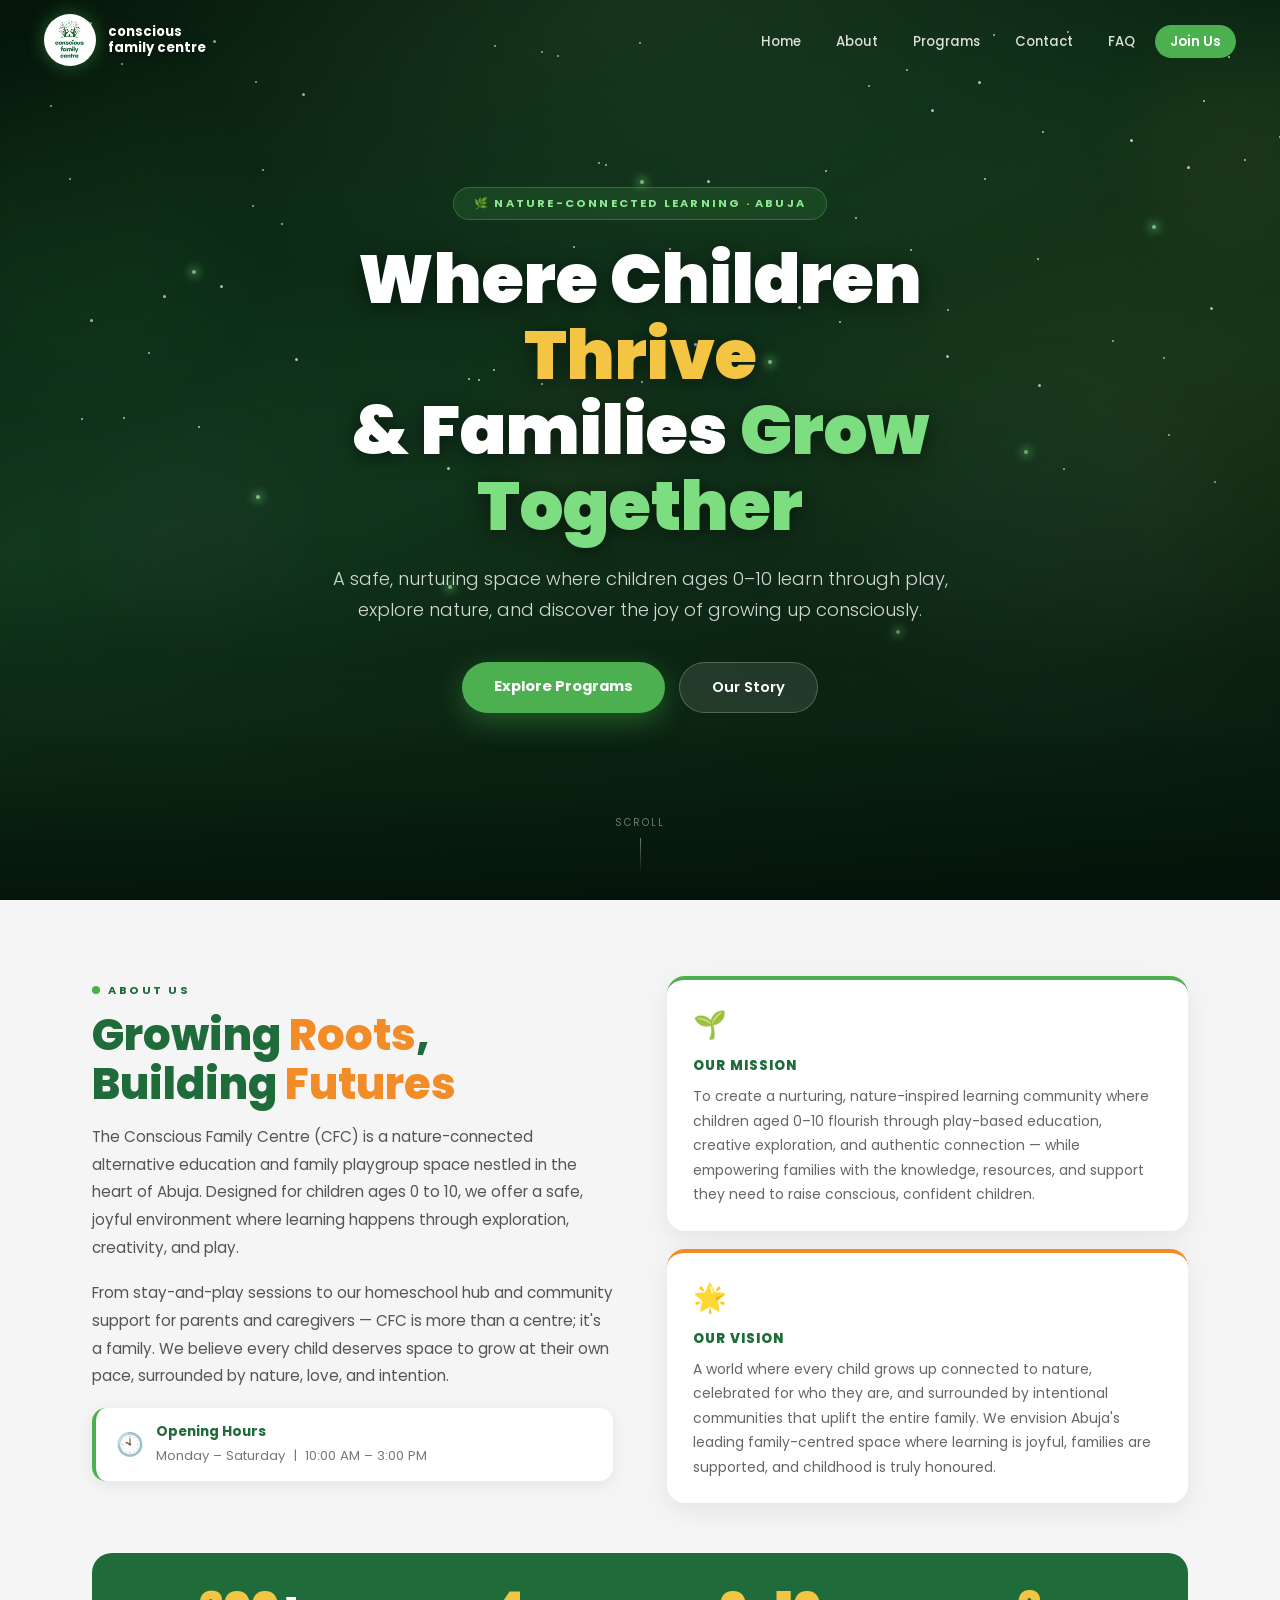
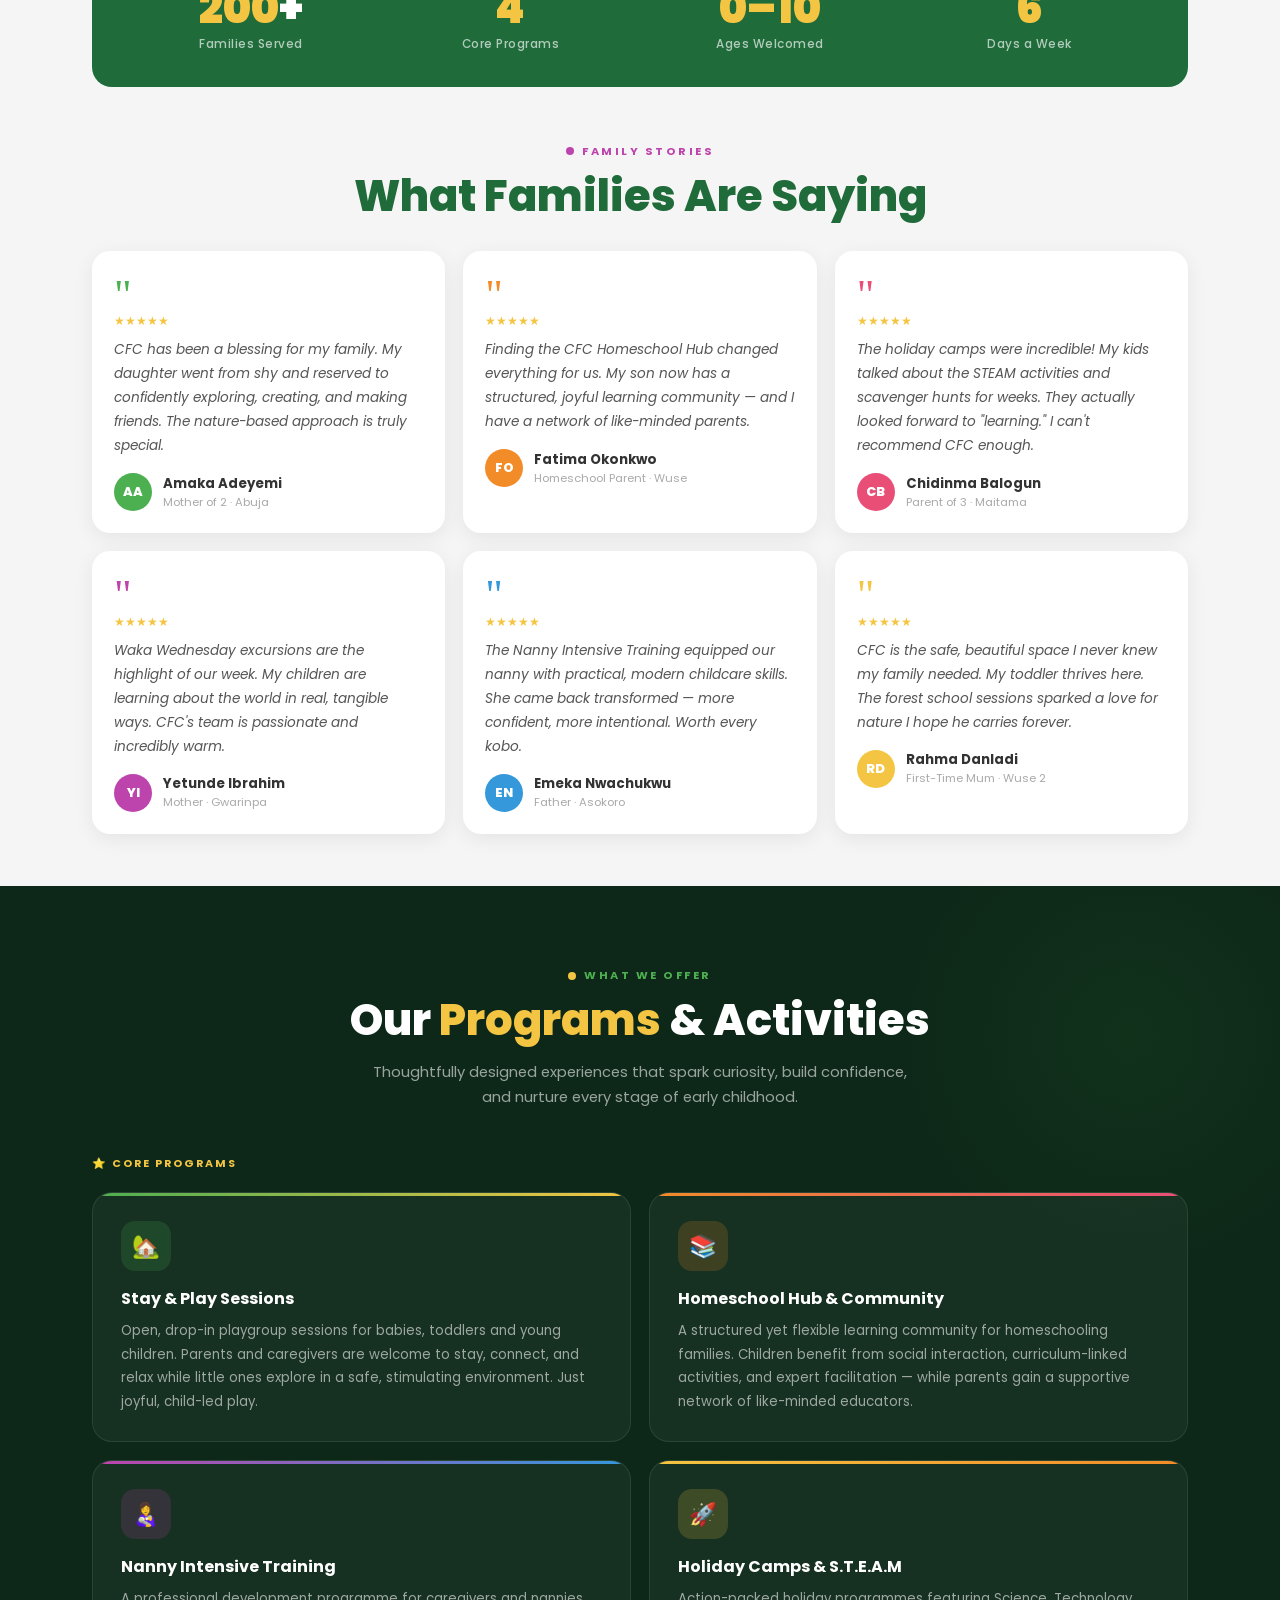
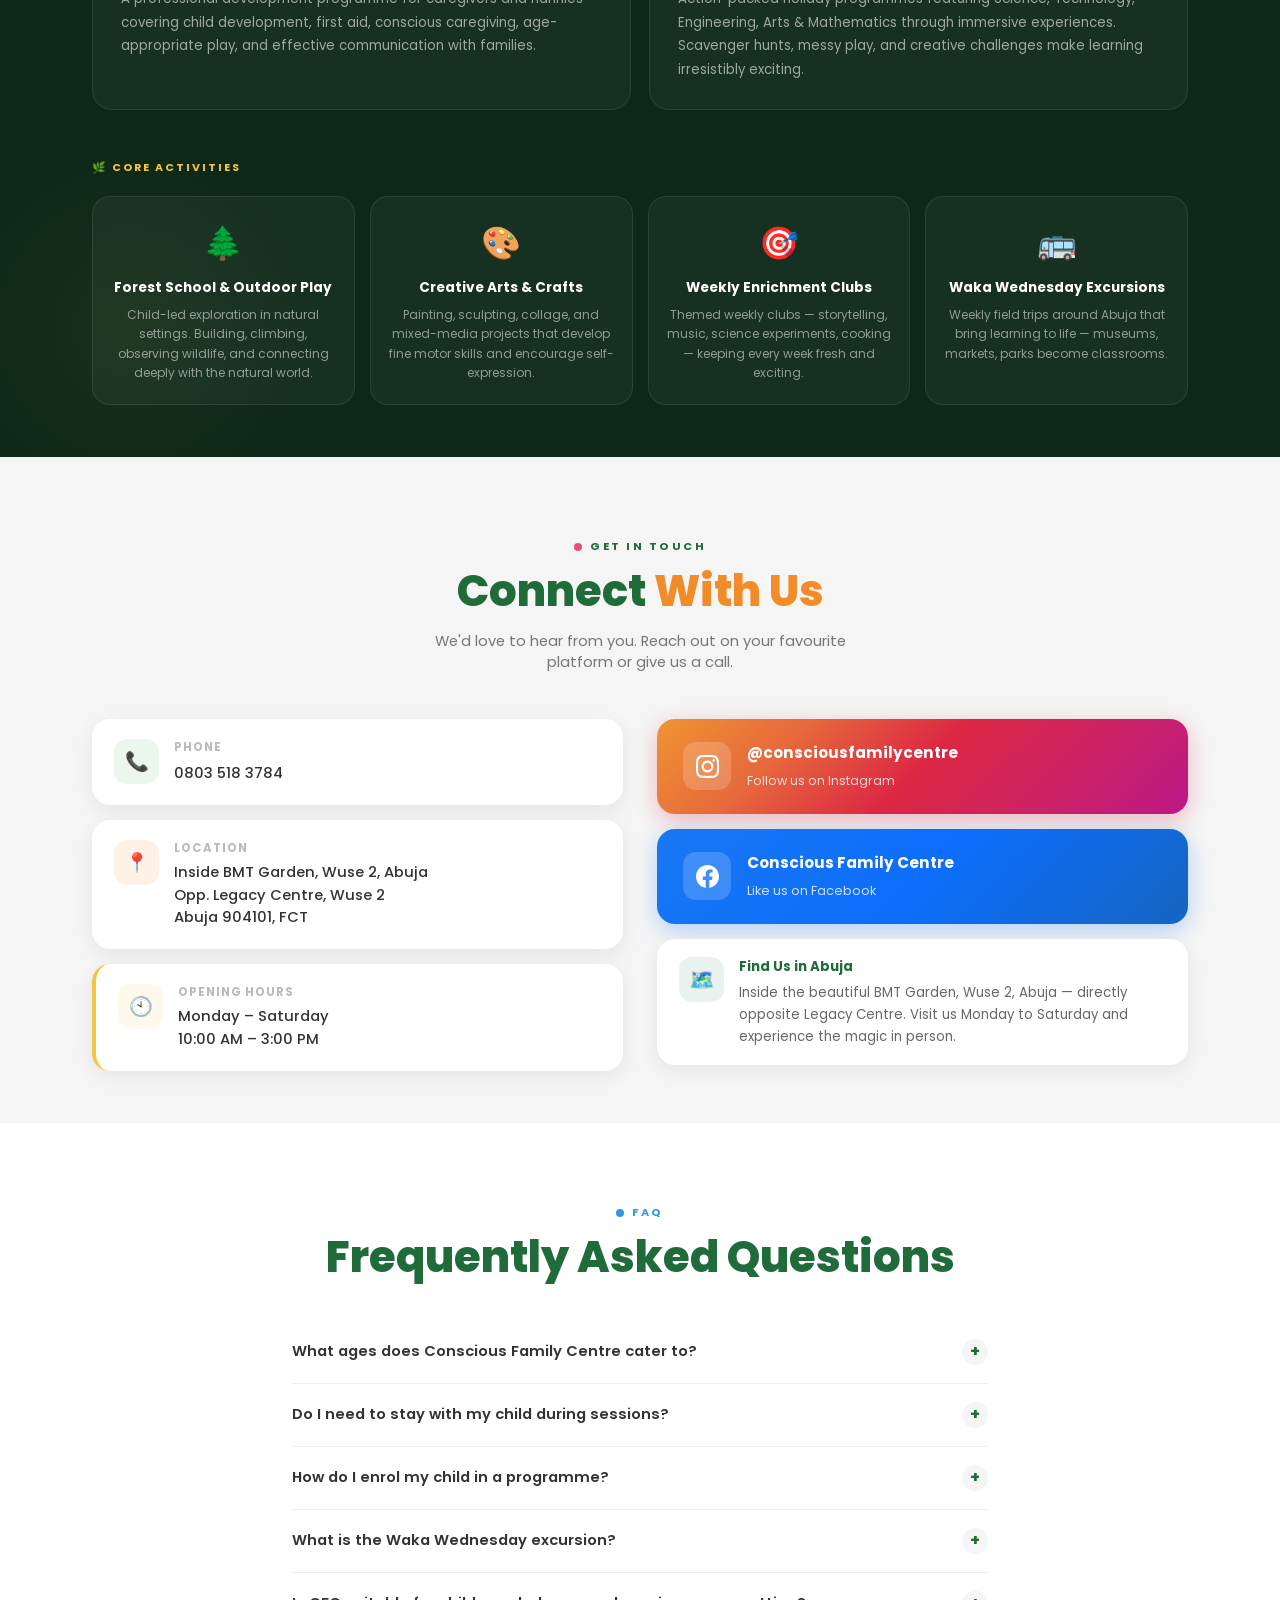
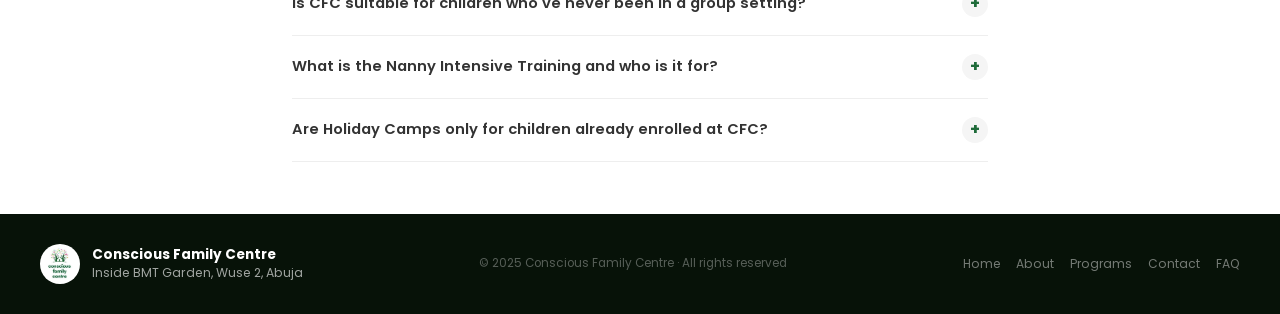
<file: conscious-family-centre.html>
<!DOCTYPE html>
<html lang="en">
<head>
<meta charset="UTF-8">
<meta name="viewport" content="width=device-width, initial-scale=1.0">
<title>Conscious Family Centre | Abuja</title>
<link href="https://fonts.googleapis.com/css2?family=Poppins:wght@300;400;500;600;700;800;900&family=Nunito:wght@400;600;700;800&display=swap" rel="stylesheet">
<style>
:root{
  --gd:#1F6B3A; --gm:#2d8a4e; --gl:#4CAF50;
  --ye:#F4C542; --or:#F28C28; --pk:#E94E77;
  --pu:#BE44AD; --bl:#3498DB;
  --wh:#FFFFFF; --gr:#F5F5F5; --tx:#333333;
}
*,*::before,*::after{margin:0;padding:0;box-sizing:border-box;}
html{scroll-behavior:smooth;}
body{font-family:'Poppins',sans-serif;color:var(--tx);overflow-x:hidden;}
::-webkit-scrollbar{width:5px;}
::-webkit-scrollbar-track{background:#e8f5e9;}
::-webkit-scrollbar-thumb{background:var(--gl);border-radius:3px;}

/* ===== HERO BACKGROUND ===== */
#home{
  position:relative;
  height:100vh;min-height:680px;
  display:flex;align-items:center;justify-content:center;
  overflow:hidden;
}

/* Multi-layer cinematic CSS background */
.bg-base{
  position:absolute;inset:0;
  background:
    radial-gradient(ellipse 80% 60% at 50% 0%, rgba(144,238,144,0.18) 0%, transparent 60%),
    radial-gradient(ellipse 60% 80% at 10% 50%, rgba(31,107,58,0.14) 0%, transparent 55%),
    radial-gradient(ellipse 60% 80% at 90% 50%, rgba(244,197,66,0.09) 0%, transparent 55%),
    radial-gradient(ellipse 100% 50% at 50% 100%, rgba(15,55,25,0.5) 0%, transparent 70%),
    linear-gradient(170deg, #061a0a 0%, #0d3018 25%, #143d20 50%, #0f2d16 75%, #071510 100%);
}

/* Sunlight rays */
.ray{
  position:absolute;
  top:-10%;left:50%;
  width:2px;
  height:110%;
  transform-origin:top center;
  opacity:0;
  animation:rayAnim 8s ease-in-out infinite;
}
.ray:nth-child(1){background:linear-gradient(to bottom,rgba(255,240,180,0.18),transparent);transform:rotate(-25deg);animation-delay:0s;}
.ray:nth-child(2){background:linear-gradient(to bottom,rgba(255,240,180,0.14),transparent);transform:rotate(-12deg);width:3px;animation-delay:1.2s;}
.ray:nth-child(3){background:linear-gradient(to bottom,rgba(255,240,180,0.12),transparent);transform:rotate(0deg);width:4px;animation-delay:2.4s;}
.ray:nth-child(4){background:linear-gradient(to bottom,rgba(255,240,180,0.14),transparent);transform:rotate(12deg);width:3px;animation-delay:3.6s;}
.ray:nth-child(5){background:linear-gradient(to bottom,rgba(255,240,180,0.18),transparent);transform:rotate(25deg);animation-delay:4.8s;}
@keyframes rayAnim{0%,100%{opacity:0;}30%,70%{opacity:1;}}

/* Floating orbs / bokeh */
.bokeh-wrap{position:absolute;inset:0;pointer-events:none;overflow:hidden;}
.bk{
  position:absolute;
  border-radius:50%;
  filter:blur(40px);
  animation:bkFloat linear infinite;
}
.bk1{width:280px;height:280px;background:rgba(76,175,80,0.07);top:10%;left:-5%;animation-duration:28s;animation-delay:0s;}
.bk2{width:200px;height:200px;background:rgba(244,197,66,0.06);top:5%;right:-5%;animation-duration:22s;animation-delay:-8s;}
.bk3{width:320px;height:320px;background:rgba(52,152,219,0.05);bottom:20%;right:5%;animation-duration:32s;animation-delay:-15s;}
.bk4{width:180px;height:180px;background:rgba(190,68,173,0.04);bottom:30%;left:8%;animation-duration:25s;animation-delay:-5s;}
.bk5{width:150px;height:150px;background:rgba(242,140,40,0.05);top:40%;left:40%;animation-duration:20s;animation-delay:-12s;}
@keyframes bkFloat{
  0%{transform:translateY(0) scale(1);}
  33%{transform:translateY(-30px) scale(1.05);}
  66%{transform:translateY(20px) scale(0.96);}
  100%{transform:translateY(0) scale(1);}
}

/* Floating leaves */
.leaf-layer{position:absolute;inset:0;pointer-events:none;overflow:hidden;}
.lf{
  position:absolute;
  width:10px;height:6px;
  border-radius:50% 50% 50% 0;
  opacity:0;
  animation:leafFall linear infinite;
}
.lf:nth-child(1){background:#4CAF50;left:8%;animation-duration:12s;animation-delay:0s;width:11px;height:7px;}
.lf:nth-child(2){background:#F4C542;left:18%;animation-duration:15s;animation-delay:-3s;}
.lf:nth-child(3){background:#F28C28;left:30%;animation-duration:11s;animation-delay:-6s;width:8px;height:5px;}
.lf:nth-child(4){background:#E94E77;left:45%;animation-duration:14s;animation-delay:-2s;}
.lf:nth-child(5){background:#BE44AD;left:60%;animation-duration:13s;animation-delay:-8s;width:9px;height:6px;}
.lf:nth-child(6){background:#3498DB;left:72%;animation-duration:16s;animation-delay:-4s;}
.lf:nth-child(7){background:#7dde81;left:85%;animation-duration:10s;animation-delay:-1s;width:12px;height:7px;}
.lf:nth-child(8){background:#F4C542;left:93%;animation-duration:18s;animation-delay:-9s;}
.lf:nth-child(9){background:#4CAF50;left:3%;animation-duration:13s;animation-delay:-7s;width:8px;}
.lf:nth-child(10){background:#F28C28;left:55%;animation-duration:11s;animation-delay:-5s;}
.lf:nth-child(11){background:#E94E77;left:38%;animation-duration:17s;animation-delay:-11s;width:10px;}
.lf:nth-child(12){background:#7dde81;left:25%;animation-duration:14s;animation-delay:-13s;}
@keyframes leafFall{
  0%{top:-5%;opacity:0;transform:rotate(0deg) translateX(0);}
  5%{opacity:0.85;}
  80%{opacity:0.7;}
  100%{top:105%;opacity:0;transform:rotate(540deg) translateX(60px);}
}

/* Fireflies */
.ff-layer{position:absolute;inset:0;pointer-events:none;}
.ff{
  position:absolute;
  width:4px;height:4px;
  border-radius:50%;
  background:#b2f5b5;
  box-shadow:0 0 8px 3px rgba(130,240,140,0.6);
  animation:ffGlow ease-in-out infinite, ffMove linear infinite;
}
.ff:nth-child(1){top:30%;left:15%;animation-duration:3s,18s;animation-delay:0s,-2s;}
.ff:nth-child(2){top:50%;left:80%;animation-duration:4s,22s;animation-delay:-1s,-8s;}
.ff:nth-child(3){top:65%;left:35%;animation-duration:3.5s,20s;animation-delay:-2s,-4s;}
.ff:nth-child(4){top:40%;left:60%;animation-duration:5s,25s;animation-delay:-0.5s,-12s;}
.ff:nth-child(5){top:20%;left:50%;animation-duration:4s,16s;animation-delay:-3s,-6s;}
.ff:nth-child(6){top:70%;left:70%;animation-duration:3s,21s;animation-delay:-1.5s,-3s;}
.ff:nth-child(7){top:55%;left:20%;animation-duration:6s,19s;animation-delay:-2.5s,-10s;}
.ff:nth-child(8){top:25%;left:90%;animation-duration:4.5s,24s;animation-delay:-0.8s,-7s;}
@keyframes ffGlow{0%,100%{opacity:0.1;box-shadow:0 0 3px 1px rgba(130,240,140,0.2);}50%{opacity:1;box-shadow:0 0 14px 5px rgba(130,240,140,0.7);}}
@keyframes ffMove{0%{transform:translate(0,0);}25%{transform:translate(40px,-30px);}50%{transform:translate(-20px,50px);}75%{transform:translate(60px,20px);}100%{transform:translate(0,0);}}

/* Ground glow */
.ground-glow{
  position:absolute;bottom:0;left:0;right:0;height:35%;
  background:linear-gradient(to top,rgba(5,20,10,0.9) 0%,rgba(10,40,18,0.6) 40%,transparent 100%);
}

/* Mist */
.mist{
  position:absolute;bottom:18%;left:0;right:0;
  height:80px;
  background:linear-gradient(to top,rgba(130,200,150,0.06),transparent);
  filter:blur(8px);
  animation:mistDrift 12s ease-in-out infinite alternate;
}
@keyframes mistDrift{0%{transform:translateX(-20px) scaleX(1);}100%{transform:translateX(20px) scaleX(1.04);}}

/* Stars */
.stars-layer{position:absolute;top:0;left:0;right:0;height:55%;pointer-events:none;}
.star{position:absolute;width:2px;height:2px;background:white;border-radius:50%;animation:starTwinkle ease-in-out infinite;}
@keyframes starTwinkle{0%,100%{opacity:0.15;}50%{opacity:0.7;}}

.hero-overlay{position:absolute;inset:0;background:linear-gradient(160deg,rgba(4,16,8,0.45) 0%,rgba(8,28,14,0.25) 40%,rgba(4,16,8,0.55) 100%);}

/* NAV */
nav{position:fixed;top:0;left:0;right:0;z-index:1000;padding:14px 44px;display:flex;align-items:center;justify-content:space-between;transition:all 0.4s;}
nav.scrolled{background:rgba(10,30,16,0.96);backdrop-filter:blur(20px);padding:10px 44px;box-shadow:0 3px 24px rgba(0,0,0,0.28);}
.nav-logo{display:flex;align-items:center;gap:12px;text-decoration:none;}
.nav-logo img{width:52px;height:52px;border-radius:50%;object-fit:contain;background:white;padding:3px;box-shadow:0 0 18px rgba(76,175,80,0.45);transition:box-shadow 0.3s;}
.nav-logo img:hover{box-shadow:0 0 28px rgba(76,175,80,0.75);}
.nav-logo-text{font-weight:700;font-size:0.82rem;line-height:1.25;color:white;text-shadow:0 2px 8px rgba(0,0,0,0.5);}
.nav-links{display:flex;gap:5px;list-style:none;}
.nav-links a{color:rgba(255,255,255,0.85);text-decoration:none;font-size:0.83rem;font-weight:500;padding:7px 15px;border-radius:50px;transition:all 0.3s;}
.nav-links a:hover{background:rgba(76,175,80,0.22);color:#fff;}
.nav-cta{background:var(--gl)!important;color:white!important;font-weight:600!important;}
.nav-cta:hover{background:var(--gd)!important;transform:translateY(-1px);}
.hamburger{display:none;flex-direction:column;gap:5px;cursor:pointer;z-index:1001;}
.hamburger span{width:24px;height:2px;background:white;border-radius:2px;transition:all 0.3s;}

/* HERO CONTENT */
.hero-content{position:relative;z-index:10;text-align:center;max-width:820px;padding:0 22px;animation:fadeUp 1.1s ease both;}
@keyframes fadeUp{from{opacity:0;transform:translateY(28px);}to{opacity:1;transform:translateY(0);}}
.hero-badge{display:inline-block;background:rgba(76,175,80,0.16);border:1px solid rgba(76,175,80,0.42);color:#8ee892;font-size:0.7rem;font-weight:700;letter-spacing:2.2px;text-transform:uppercase;padding:7px 20px;border-radius:50px;margin-bottom:22px;backdrop-filter:blur(10px);animation:fadeUp 1.1s ease 0.15s both;}
.hero-title{font-size:clamp(2.3rem,6vw,4.3rem);font-weight:900;color:white;line-height:1.1;margin-bottom:18px;text-shadow:0 3px 20px rgba(0,0,0,0.5);animation:fadeUp 1.1s ease 0.28s both;}
.ay{color:var(--ye);}.ag{color:#7dde81;}
.hero-sub{font-size:clamp(0.95rem,2vw,1.13rem);color:rgba(255,255,255,0.82);line-height:1.76;margin-bottom:36px;font-weight:300;animation:fadeUp 1.1s ease 0.4s both;}
.hero-btns{display:flex;gap:14px;justify-content:center;flex-wrap:wrap;animation:fadeUp 1.1s ease 0.5s both;}
.btn-p{background:var(--gl);color:white;padding:14px 32px;border-radius:50px;font-weight:700;font-size:0.92rem;text-decoration:none;transition:all 0.3s;box-shadow:0 8px 28px rgba(76,175,80,0.38);}
.btn-p:hover{background:#3da040;transform:translateY(-2px);box-shadow:0 12px 38px rgba(76,175,80,0.52);}
.btn-s{background:rgba(255,255,255,0.1);color:white;padding:14px 32px;border-radius:50px;font-weight:600;font-size:0.92rem;text-decoration:none;transition:all 0.3s;backdrop-filter:blur(10px);border:1px solid rgba(255,255,255,0.22);}
.btn-s:hover{background:rgba(255,255,255,0.2);transform:translateY(-2px);}
.hero-scroll{position:absolute;bottom:26px;left:50%;transform:translateX(-50%);z-index:10;display:flex;flex-direction:column;align-items:center;gap:8px;animation:bounce 2s infinite;}
.hero-scroll span{font-size:0.62rem;color:rgba(255,255,255,0.42);letter-spacing:2px;text-transform:uppercase;}
.scroll-line{width:1px;height:36px;background:linear-gradient(to bottom,rgba(255,255,255,0.42),transparent);}
@keyframes bounce{0%,100%{transform:translateX(-50%) translateY(0);}50%{transform:translateX(-50%) translateY(8px);}}

/* REVEAL */
.reveal{opacity:0;transform:translateY(24px);transition:opacity 0.68s ease,transform 0.68s ease;}
.reveal.visible{opacity:1;transform:translateY(0);}
.rd1{transition-delay:0.1s;}.rd2{transition-delay:0.2s;}.rd3{transition-delay:0.3s;}.rd4{transition-delay:0.4s;}
.sl{display:inline-flex;align-items:center;gap:8px;font-size:0.7rem;font-weight:700;letter-spacing:2.5px;text-transform:uppercase;margin-bottom:12px;}
.ld{width:8px;height:8px;border-radius:50%;display:inline-block;}
.st{font-size:clamp(1.85rem,4vw,2.7rem);font-weight:800;line-height:1.14;margin-bottom:14px;}

/* ABOUT */
#about{background:var(--gr);padding:76px 0 52px;}
.ai{max-width:1160px;margin:0 auto;padding:0 32px;}
.at{display:grid;grid-template-columns:1fr 1fr;gap:54px;align-items:start;margin-bottom:50px;}
.al .sl{color:var(--gd);}.al .ld{background:var(--gl);}
.al .st{color:var(--gd);}.al .st span{color:var(--or);}
.adesc{font-size:0.95rem;line-height:1.82;color:#555;margin-bottom:18px;}
.ahours{display:flex;align-items:center;gap:12px;background:white;padding:14px 20px;border-radius:14px;border-left:4px solid var(--gl);box-shadow:0 4px 18px rgba(0,0,0,0.07);}
.ci{font-size:1.4rem;}.aht strong{display:block;color:var(--gd);font-size:0.86rem;font-weight:700;}
.aht span{color:#777;font-size:0.82rem;}
.ar{display:flex;flex-direction:column;gap:18px;}
.mvc{background:white;border-radius:18px;padding:24px 26px;box-shadow:0 8px 28px rgba(0,0,0,0.07);border-top:4px solid transparent;transition:transform 0.3s;}
.mvc:hover{transform:translateY(-3px);}
.mvc.miss{border-top-color:var(--gl);}.mvc.vis{border-top-color:var(--or);}
.mvi{font-size:1.7rem;margin-bottom:10px;}
.mvc h3{font-size:0.84rem;font-weight:800;color:var(--gd);margin-bottom:8px;letter-spacing:1px;text-transform:uppercase;}
.mvc p{font-size:0.87rem;line-height:1.76;color:#666;}

/* STATS */
.sb{display:grid;grid-template-columns:repeat(4,1fr);gap:18px;background:var(--gd);border-radius:20px;padding:34px 38px;margin-bottom:50px;}
.si{text-align:center;}
.sn{font-size:clamp(1.9rem,3.8vw,2.7rem);font-weight:900;color:white;display:block;line-height:1;margin-bottom:6px;}
.sc{color:var(--ye);}.slb{font-size:0.74rem;color:rgba(255,255,255,0.66);font-weight:500;letter-spacing:0.5px;}

/* TESTIMONIALS */
.th{text-align:center;margin-bottom:30px;}
.th .sl{color:var(--pu);justify-content:center;}.th .ld{background:var(--pu);}
.th .st{color:var(--gd);}
.tg{display:grid;grid-template-columns:repeat(3,1fr);gap:18px;}
.tc{background:white;border-radius:18px;padding:22px;box-shadow:0 5px 20px rgba(0,0,0,0.07);transition:transform 0.3s,box-shadow 0.3s;}
.tc:hover{transform:translateY(-4px);box-shadow:0 10px 34px rgba(0,0,0,0.11);}
.qm{font-size:2.7rem;line-height:1;font-family:Georgia,serif;display:block;margin-bottom:-4px;}
.tc1 .qm{color:var(--gl);}.tc2 .qm{color:var(--or);}.tc3 .qm{color:var(--pk);}
.tc4 .qm{color:var(--pu);}.tc5 .qm{color:var(--bl);}.tc6 .qm{color:var(--ye);}
.sts{color:var(--ye);font-size:0.76rem;margin-bottom:8px;}
.tt{font-size:0.85rem;line-height:1.77;color:#555;margin-bottom:15px;font-style:italic;}
.tau{display:flex;align-items:center;gap:11px;}
.tav{width:38px;height:38px;border-radius:50%;display:flex;align-items:center;justify-content:center;font-weight:800;font-size:0.8rem;color:white;flex-shrink:0;}
.tc1 .tav{background:var(--gl);}.tc2 .tav{background:var(--or);}.tc3 .tav{background:var(--pk);}
.tc4 .tav{background:var(--pu);}.tc5 .tav{background:var(--bl);}.tc6 .tav{background:var(--ye);}
.tn{font-weight:700;font-size:0.83rem;color:var(--tx);}
.tr{font-size:0.71rem;color:#aaa;}

/* PROGRAMS */
#programs{background:#0d2818;padding:76px 0 52px;position:relative;overflow:hidden;}
#programs::before{content:'';position:absolute;top:-80px;right:-80px;width:460px;height:460px;border-radius:50%;background:radial-gradient(circle,rgba(76,175,80,0.07) 0%,transparent 70%);pointer-events:none;}
#programs::after{content:'';position:absolute;bottom:-60px;left:-60px;width:380px;height:380px;border-radius:50%;background:radial-gradient(circle,rgba(244,197,66,0.05) 0%,transparent 70%);pointer-events:none;}
.pi2{max-width:1160px;margin:0 auto;padding:0 32px;position:relative;z-index:1;}
.ph{text-align:center;margin-bottom:46px;}
.ph .sl{color:var(--gl);justify-content:center;}.ph .ld{background:var(--ye);}
.ph .st{color:white;}.ph .st span{color:var(--ye);}
.ph p{color:rgba(255,255,255,0.58);max-width:540px;margin:0 auto;font-size:0.92rem;line-height:1.72;}
.subl{font-size:0.68rem;font-weight:700;letter-spacing:2px;text-transform:uppercase;color:var(--ye);margin-bottom:20px;display:block;}
.pg{display:grid;grid-template-columns:repeat(2,1fr);gap:18px;margin-bottom:50px;}
.pcard{background:rgba(255,255,255,0.04);border:1px solid rgba(255,255,255,0.09);border-radius:20px;padding:28px;transition:all 0.35s;position:relative;overflow:hidden;}
.pcard::before{content:'';position:absolute;top:0;left:0;right:0;height:3px;border-radius:20px 20px 0 0;}
.p1::before{background:linear-gradient(90deg,var(--gl),var(--ye));}
.p2::before{background:linear-gradient(90deg,var(--or),var(--pk));}
.p3::before{background:linear-gradient(90deg,var(--pu),var(--bl));}
.p4::before{background:linear-gradient(90deg,var(--ye),var(--or));}
.pcard:hover{background:rgba(255,255,255,0.08);transform:translateY(-4px);border-color:rgba(255,255,255,0.18);box-shadow:0 14px 36px rgba(0,0,0,0.28);}
.pico{width:50px;height:50px;border-radius:14px;display:flex;align-items:center;justify-content:center;font-size:1.4rem;margin-bottom:15px;}
.p1 .pico{background:rgba(76,175,80,0.18);}.p2 .pico{background:rgba(242,140,40,0.18);}
.p3 .pico{background:rgba(190,68,173,0.18);}.p4 .pico{background:rgba(244,197,66,0.18);}
.pt{font-size:1rem;font-weight:700;color:white;margin-bottom:8px;}
.pd{font-size:0.83rem;line-height:1.77;color:rgba(255,255,255,0.58);}
.ag2{display:grid;grid-template-columns:repeat(4,1fr);gap:15px;}
.ac{background:rgba(255,255,255,0.04);border:1px solid rgba(255,255,255,0.09);border-radius:18px;padding:22px 16px;text-align:center;transition:all 0.3s;}
.ac:hover{transform:translateY(-4px);border-color:rgba(76,175,80,0.36);background:rgba(76,175,80,0.07);}
.aico{font-size:2rem;margin-bottom:11px;display:block;}
.ati{font-size:0.85rem;font-weight:700;color:white;margin-bottom:7px;}
.adesc2{font-size:0.75rem;color:rgba(255,255,255,0.52);line-height:1.6;}

/* CONTACT */
#contact{background:var(--gr);padding:76px 0 52px;}
.ci2{max-width:1160px;margin:0 auto;padding:0 32px;}
.ch{text-align:center;margin-bottom:46px;}
.ch .sl{color:var(--gd);justify-content:center;}.ch .ld{background:var(--pk);}
.ch .st{color:var(--gd);}.ch .st span{color:var(--or);}
.ch p{color:#777;max-width:480px;margin:0 auto;font-size:0.92rem;}
.cg{display:grid;grid-template-columns:1fr 1fr;gap:34px;align-items:start;}
.cinfo{display:flex;flex-direction:column;gap:15px;}
.cc{background:white;border-radius:18px;padding:20px 22px;display:flex;align-items:flex-start;gap:15px;box-shadow:0 5px 20px rgba(0,0,0,0.07);transition:transform 0.3s;}
.cc:hover{transform:translateY(-2px);}
.cico{width:45px;height:45px;border-radius:13px;display:flex;align-items:center;justify-content:center;font-size:1.2rem;flex-shrink:0;}
.cc1 .cico{background:rgba(76,175,80,0.11);}.cc2 .cico{background:rgba(242,140,40,0.11);}
.cc3 .cico{background:rgba(244,197,66,0.11);}.cc3{border-left:4px solid var(--ye)!important;}
.ccb strong{display:block;font-size:0.73rem;font-weight:700;color:#bbb;letter-spacing:1px;text-transform:uppercase;margin-bottom:4px;}
.ccb a,.ccb p{font-size:0.92rem;color:var(--tx);font-weight:500;text-decoration:none;line-height:1.55;}
.ccb a:hover{color:var(--gd);}
.scards{display:flex;flex-direction:column;gap:15px;}
.scard{border-radius:18px;padding:22px 26px;display:flex;align-items:center;gap:16px;text-decoration:none;transition:all 0.35s;cursor:pointer;position:relative;overflow:hidden;}
.scard::after{content:'→';position:absolute;right:20px;font-size:1.1rem;opacity:0;transform:translateX(-10px);transition:all 0.3s;color:white;}
.scard:hover::after{opacity:1;transform:translateX(0);}
.s-ig{background:linear-gradient(135deg,#f09433,#e6683c,#dc2743,#cc2366,#bc1888);box-shadow:0 6px 22px rgba(220,39,67,0.3);}
.s-ig:hover{transform:translateY(-3px) scale(1.01);box-shadow:0 12px 44px rgba(220,39,67,0.56),0 0 0 2px rgba(255,255,255,0.12);}
.s-fb{background:linear-gradient(135deg,#1877f2,#0d6efd,#1565c0);box-shadow:0 6px 22px rgba(24,119,242,0.3);}
.s-fb:hover{transform:translateY(-3px) scale(1.01);box-shadow:0 12px 44px rgba(24,119,242,0.56),0 0 0 2px rgba(255,255,255,0.12);}
.sico{width:48px;height:48px;background:rgba(255,255,255,0.18);border-radius:13px;display:flex;align-items:center;justify-content:center;flex-shrink:0;animation:glowp 2.5s infinite;}
@keyframes glowp{0%,100%{box-shadow:0 0 0 0 rgba(255,255,255,0.25);}50%{box-shadow:0 0 0 6px rgba(255,255,255,0);}}
.sico svg{width:23px;height:23px;fill:white;}
.sct strong{display:block;color:white;font-weight:700;font-size:0.95rem;margin-bottom:3px;}
.sct span{color:rgba(255,255,255,0.78);font-size:0.79rem;}
.mapb{background:white;border-radius:18px;padding:18px 22px;box-shadow:0 5px 20px rgba(0,0,0,0.07);display:flex;align-items:flex-start;gap:15px;}
.mapico{width:45px;height:45px;background:rgba(31,107,58,0.09);border-radius:13px;display:flex;align-items:center;justify-content:center;font-size:1.3rem;flex-shrink:0;}
.mapb strong{display:block;color:var(--gd);font-weight:700;font-size:0.83rem;margin-bottom:5px;}
.mapb p{color:#666;font-size:0.83rem;line-height:1.65;}

/* FAQ */
#faq{background:white;padding:76px 0 52px;}
.fi{max-width:760px;margin:0 auto;padding:0 32px;}
.fh{text-align:center;margin-bottom:38px;}
.fh .sl{color:var(--bl);justify-content:center;}.fh .ld{background:var(--bl);}
.fh .st{color:var(--gd);}
.fitem{border-bottom:1px solid #eee;}
.fq{width:100%;background:none;border:none;padding:18px 0;display:flex;align-items:center;justify-content:space-between;cursor:pointer;text-align:left;font-family:'Poppins',sans-serif;font-size:0.92rem;font-weight:600;color:var(--tx);gap:14px;transition:color 0.2s;}
.fq:hover{color:var(--gd);}.fq.open{color:var(--gd);}
.fic{width:26px;height:26px;border-radius:50%;background:var(--gr);display:flex;align-items:center;justify-content:center;flex-shrink:0;font-size:1rem;transition:all 0.3s;color:var(--gd);font-weight:700;}
.fq.open .fic{background:var(--gl);color:white;transform:rotate(45deg);}
.fans{max-height:0;overflow:hidden;transition:max-height 0.4s ease;}
.fai{padding:0 0 17px;font-size:0.88rem;line-height:1.82;color:#666;}

/* FOOTER */
footer{background:#071208;padding:30px 40px;display:flex;align-items:center;justify-content:space-between;flex-wrap:wrap;gap:14px;}
.fl{display:flex;align-items:center;gap:12px;}
.fl img{width:40px;height:40px;border-radius:50%;object-fit:contain;background:white;padding:2px;}
.flt{color:rgba(255,255,255,0.62);font-size:0.77rem;line-height:1.4;}
.flt strong{color:white;display:block;font-size:0.85rem;}
.fc{color:rgba(255,255,255,0.32);font-size:0.74rem;text-align:center;}
.flinks{display:flex;gap:16px;}
.flinks a{color:rgba(255,255,255,0.44);text-decoration:none;font-size:0.76rem;transition:color 0.2s;}
.flinks a:hover{color:var(--gl);}

/* RESPONSIVE */
@media(max-width:900px){
  .nav-links{position:fixed;top:0;right:-100%;width:240px;height:100vh;background:rgba(6,20,10,0.98);flex-direction:column;justify-content:center;padding:36px 26px;gap:10px;transition:right 0.4s;backdrop-filter:blur(20px);}
  .nav-links.open{right:0;}
  .nav-links a{font-size:1rem;padding:10px 0;border-radius:0;}
  .hamburger{display:flex;}nav{padding:12px 20px;}nav.scrolled{padding:9px 20px;}
}
@media(max-width:840px){
  .at{grid-template-columns:1fr;gap:30px;}.sb{grid-template-columns:repeat(2,1fr);}
  .tg{grid-template-columns:1fr 1fr;}.pg{grid-template-columns:1fr;}
  .ag2{grid-template-columns:repeat(2,1fr);}.cg{grid-template-columns:1fr;}
}
@media(max-width:500px){
  .tg{grid-template-columns:1fr;}.sb{padding:22px 18px;}
  footer{flex-direction:column;text-align:center;}.flinks{justify-content:center;}
  .ai,.pi2,.ci2,.fi{padding:0 16px;}
}
</style>
</head>
<body>

<!-- NAV -->
<nav id="mnav">
  <a href="#home" class="nav-logo">
    <img src="[data-uri]" alt="Conscious Family Centre Logo">
    <div class="nav-logo-text">conscious<br>family centre</div>
  </a>
  <ul class="nav-links" id="nlinks">
    <li><a href="#home">Home</a></li>
    <li><a href="#about">About</a></li>
    <li><a href="#programs">Programs</a></li>
    <li><a href="#contact">Contact</a></li>
    <li><a href="#faq">FAQ</a></li>
    <li><a href="#contact" class="nav-cta">Join Us</a></li>
  </ul>
  <div class="hamburger" id="hbg" onclick="toggleNav()"><span></span><span></span><span></span></div>
</nav>

<!-- HERO -->
<section id="home">
  <!-- Background layers -->
  <div class="bg-base"></div>

  <!-- Sunlight rays -->
  <div class="ray"></div><div class="ray"></div><div class="ray"></div>
  <div class="ray"></div><div class="ray"></div>

  <!-- Bokeh orbs -->
  <div class="bokeh-wrap">
    <div class="bk bk1"></div><div class="bk bk2"></div>
    <div class="bk bk3"></div><div class="bk bk4"></div><div class="bk bk5"></div>
  </div>

  <!-- Floating leaves -->
  <div class="leaf-layer">
    <div class="lf"></div><div class="lf"></div><div class="lf"></div>
    <div class="lf"></div><div class="lf"></div><div class="lf"></div>
    <div class="lf"></div><div class="lf"></div><div class="lf"></div>
    <div class="lf"></div><div class="lf"></div><div class="lf"></div>
  </div>

  <!-- Fireflies -->
  <div class="ff-layer">
    <div class="ff"></div><div class="ff"></div><div class="ff"></div><div class="ff"></div>
    <div class="ff"></div><div class="ff"></div><div class="ff"></div><div class="ff"></div>
  </div>

  <!-- Stars -->
  <div class="stars-layer" id="stars"></div>

  <!-- Mist -->
  <div class="mist"></div>
  <!-- Ground shadow -->
  <div class="ground-glow"></div>

  <div class="hero-overlay"></div>

  <div class="hero-content">
    <span class="hero-badge">🌿 Nature-Connected Learning · Abuja</span>
    <h1 class="hero-title">
      Where Children <span class="ay">Thrive</span><br>
      &amp; Families <span class="ag">Grow Together</span>
    </h1>
    <p class="hero-sub">
      A safe, nurturing space where children ages 0–10 learn through play,<br>
      explore nature, and discover the joy of growing up consciously.
    </p>
    <div class="hero-btns">
      <a href="#programs" class="btn-p">Explore Programs</a>
      <a href="#about" class="btn-s">Our Story</a>
    </div>
  </div>
  <div class="hero-scroll"><span>scroll</span><div class="scroll-line"></div></div>
</section>

<!-- ABOUT -->
<section id="about">
  <div class="ai">
    <div class="at">
      <div class="al reveal">
        <div class="sl"><span class="ld"></span>About Us</div>
        <h2 class="st">Growing <span>Roots</span>,<br>Building <span>Futures</span></h2>
        <p class="adesc">The Conscious Family Centre (CFC) is a nature-connected alternative education and family playgroup space nestled in the heart of Abuja. Designed for children ages 0 to 10, we offer a safe, joyful environment where learning happens through exploration, creativity, and play.</p>
        <p class="adesc">From stay-and-play sessions to our homeschool hub and community support for parents and caregivers — CFC is more than a centre; it's a family. We believe every child deserves space to grow at their own pace, surrounded by nature, love, and intention.</p>
        <div class="ahours">
          <span class="ci">🕙</span>
          <div class="aht"><strong>Opening Hours</strong><span>Monday – Saturday &nbsp;|&nbsp; 10:00 AM – 3:00 PM</span></div>
        </div>
      </div>
      <div class="ar reveal rd2">
        <div class="mvc miss"><div class="mvi">🌱</div><h3>Our Mission</h3><p>To create a nurturing, nature-inspired learning community where children aged 0–10 flourish through play-based education, creative exploration, and authentic connection — while empowering families with the knowledge, resources, and support they need to raise conscious, confident children.</p></div>
        <div class="mvc vis"><div class="mvi">🌟</div><h3>Our Vision</h3><p>A world where every child grows up connected to nature, celebrated for who they are, and surrounded by intentional communities that uplift the entire family. We envision Abuja's leading family-centred space where learning is joyful, families are supported, and childhood is truly honoured.</p></div>
      </div>
    </div>
    <div class="sb reveal">
      <div class="si"><span class="sn"><span class="sc">200</span>+</span><div class="slb">Families Served</div></div>
      <div class="si"><span class="sn"><span class="sc">4</span></span><div class="slb">Core Programs</div></div>
      <div class="si"><span class="sn"><span class="sc">0–10</span></span><div class="slb">Ages Welcomed</div></div>
      <div class="si"><span class="sn"><span class="sc">6</span></span><div class="slb">Days a Week</div></div>
    </div>
    <div class="th reveal"><div class="sl"><span class="ld"></span>Family Stories</div><h2 class="st">What Families Are Saying</h2></div>
    <div class="tg">
      <div class="tc tc1 reveal rd1"><span class="qm">"</span><div class="sts">★★★★★</div><p class="tt">CFC has been a blessing for my family. My daughter went from shy and reserved to confidently exploring, creating, and making friends. The nature-based approach is truly special.</p><div class="tau"><div class="tav">AA</div><div><div class="tn">Amaka Adeyemi</div><div class="tr">Mother of 2 · Abuja</div></div></div></div>
      <div class="tc tc2 reveal rd2"><span class="qm">"</span><div class="sts">★★★★★</div><p class="tt">Finding the CFC Homeschool Hub changed everything for us. My son now has a structured, joyful learning community — and I have a network of like-minded parents.</p><div class="tau"><div class="tav">FO</div><div><div class="tn">Fatima Okonkwo</div><div class="tr">Homeschool Parent · Wuse</div></div></div></div>
      <div class="tc tc3 reveal rd3"><span class="qm">"</span><div class="sts">★★★★★</div><p class="tt">The holiday camps were incredible! My kids talked about the STEAM activities and scavenger hunts for weeks. They actually looked forward to "learning." I can't recommend CFC enough.</p><div class="tau"><div class="tav">CB</div><div><div class="tn">Chidinma Balogun</div><div class="tr">Parent of 3 · Maitama</div></div></div></div>
      <div class="tc tc4 reveal rd1"><span class="qm">"</span><div class="sts">★★★★★</div><p class="tt">Waka Wednesday excursions are the highlight of our week. My children are learning about the world in real, tangible ways. CFC's team is passionate and incredibly warm.</p><div class="tau"><div class="tav">YI</div><div><div class="tn">Yetunde Ibrahim</div><div class="tr">Mother · Gwarinpa</div></div></div></div>
      <div class="tc tc5 reveal rd2"><span class="qm">"</span><div class="sts">★★★★★</div><p class="tt">The Nanny Intensive Training equipped our nanny with practical, modern childcare skills. She came back transformed — more confident, more intentional. Worth every kobo.</p><div class="tau"><div class="tav">EN</div><div><div class="tn">Emeka Nwachukwu</div><div class="tr">Father · Asokoro</div></div></div></div>
      <div class="tc tc6 reveal rd3"><span class="qm">"</span><div class="sts">★★★★★</div><p class="tt">CFC is the safe, beautiful space I never knew my family needed. My toddler thrives here. The forest school sessions sparked a love for nature I hope he carries forever.</p><div class="tau"><div class="tav">RD</div><div><div class="tn">Rahma Danladi</div><div class="tr">First-Time Mum · Wuse 2</div></div></div></div>
    </div>
  </div>
</section>

<!-- PROGRAMS -->
<section id="programs">
  <div class="pi2">
    <div class="ph reveal">
      <div class="sl"><span class="ld"></span>What We Offer</div>
      <h2 class="st">Our <span>Programs</span> &amp; Activities</h2>
      <p>Thoughtfully designed experiences that spark curiosity, build confidence, and nurture every stage of early childhood.</p>
    </div>
    <span class="subl reveal">⭐ Core Programs</span>
    <div class="pg">
      <div class="pcard p1 reveal rd1"><div class="pico">🏡</div><div class="pt">Stay &amp; Play Sessions</div><p class="pd">Open, drop-in playgroup sessions for babies, toddlers and young children. Parents and caregivers are welcome to stay, connect, and relax while little ones explore in a safe, stimulating environment. Just joyful, child-led play.</p></div>
      <div class="pcard p2 reveal rd2"><div class="pico">📚</div><div class="pt">Homeschool Hub &amp; Community</div><p class="pd">A structured yet flexible learning community for homeschooling families. Children benefit from social interaction, curriculum-linked activities, and expert facilitation — while parents gain a supportive network of like-minded educators.</p></div>
      <div class="pcard p3 reveal rd3"><div class="pico">👩‍🍼</div><div class="pt">Nanny Intensive Training</div><p class="pd">A professional development programme for caregivers and nannies covering child development, first aid, conscious caregiving, age-appropriate play, and effective communication with families.</p></div>
      <div class="pcard p4 reveal rd4"><div class="pico">🚀</div><div class="pt">Holiday Camps &amp; S.T.E.A.M</div><p class="pd">Action-packed holiday programmes featuring Science, Technology, Engineering, Arts &amp; Mathematics through immersive experiences. Scavenger hunts, messy play, and creative challenges make learning irresistibly exciting.</p></div>
    </div>
    <span class="subl reveal">🌿 Core Activities</span>
    <div class="ag2">
      <div class="ac reveal rd1"><span class="aico">🌲</span><div class="ati">Forest School &amp; Outdoor Play</div><p class="adesc2">Child-led exploration in natural settings. Building, climbing, observing wildlife, and connecting deeply with the natural world.</p></div>
      <div class="ac reveal rd2"><span class="aico">🎨</span><div class="ati">Creative Arts &amp; Crafts</div><p class="adesc2">Painting, sculpting, collage, and mixed-media projects that develop fine motor skills and encourage self-expression.</p></div>
      <div class="ac reveal rd3"><span class="aico">🎯</span><div class="ati">Weekly Enrichment Clubs</div><p class="adesc2">Themed weekly clubs — storytelling, music, science experiments, cooking — keeping every week fresh and exciting.</p></div>
      <div class="ac reveal rd4"><span class="aico">🚌</span><div class="ati">Waka Wednesday Excursions</div><p class="adesc2">Weekly field trips around Abuja that bring learning to life — museums, markets, parks become classrooms.</p></div>
    </div>
  </div>
</section>

<!-- CONTACT -->
<section id="contact">
  <div class="ci2">
    <div class="ch reveal">
      <div class="sl"><span class="ld"></span>Get In Touch</div>
      <h2 class="st">Connect <span>With Us</span></h2>
      <p>We'd love to hear from you. Reach out on your favourite platform or give us a call.</p>
    </div>
    <div class="cg">
      <div class="cinfo">
        <div class="cc cc1 reveal rd1"><div class="cico">📞</div><div class="ccb"><strong>Phone</strong><a href="tel:08035183784">0803 518 3784</a></div></div>
        <div class="cc cc2 reveal rd2"><div class="cico">📍</div><div class="ccb"><strong>Location</strong><p>Inside BMT Garden, Wuse 2, Abuja<br>Opp. Legacy Centre, Wuse 2<br>Abuja 904101, FCT</p></div></div>
        <div class="cc cc3 reveal rd3"><div class="cico">🕙</div><div class="ccb"><strong>Opening Hours</strong><p>Monday – Saturday<br>10:00 AM – 3:00 PM</p></div></div>
      </div>
      <div class="scards">
        <a href="https://www.instagram.com/consciousfamilycentre/" target="_blank" rel="noopener" class="scard s-ig reveal rd1">
          <div class="sico"><svg viewBox="0 0 24 24"><path d="M12 2.163c3.204 0 3.584.012 4.85.07 3.252.148 4.771 1.691 4.919 4.919.058 1.265.069 1.645.069 4.849 0 3.205-.012 3.584-.069 4.849-.149 3.225-1.664 4.771-4.919 4.919-1.266.058-1.644.07-4.85.07-3.204 0-3.584-.012-4.849-.07-3.26-.149-4.771-1.699-4.919-4.92-.058-1.265-.07-1.644-.07-4.849 0-3.204.013-3.583.07-4.849.149-3.227 1.664-4.771 4.919-4.919 1.266-.057 1.645-.069 4.849-.069zm0-2.163c-3.259 0-3.667.014-4.947.072-4.358.2-6.78 2.618-6.98 6.98-.059 1.281-.073 1.689-.073 4.948 0 3.259.014 3.668.072 4.948.2 4.358 2.618 6.78 6.98 6.98 1.281.058 1.689.072 4.948.072 3.259 0 3.668-.014 4.948-.072 4.354-.2 6.782-2.618 6.979-6.98.059-1.28.073-1.689.073-4.948 0-3.259-.014-3.667-.072-4.947-.196-4.354-2.617-6.78-6.979-6.98-1.281-.059-1.69-.073-4.949-.073zm0 5.838c-3.403 0-6.162 2.759-6.162 6.162s2.759 6.163 6.162 6.163 6.162-2.759 6.162-6.163c0-3.403-2.759-6.162-6.162-6.162zm0 10.162c-2.209 0-4-1.79-4-4 0-2.209 1.791-4 4-4s4 1.791 4 4c0 2.21-1.791 4-4 4zm6.406-11.845c-.796 0-1.441.645-1.441 1.44s.645 1.44 1.441 1.44c.795 0 1.439-.645 1.439-1.44s-.644-1.44-1.439-1.44z"/></svg></div>
          <div class="sct"><strong>@consciousfamilycentre</strong><span>Follow us on Instagram</span></div>
        </a>
        <a href="https://www.facebook.com/reel/1488788116158630/?app=fbl" target="_blank" rel="noopener" class="scard s-fb reveal rd2">
          <div class="sico"><svg viewBox="0 0 24 24"><path d="M24 12.073c0-6.627-5.373-12-12-12s-12 5.373-12 12c0 5.99 4.388 10.954 10.125 11.854v-8.385H7.078v-3.47h3.047V9.43c0-3.007 1.792-4.669 4.533-4.669 1.312 0 2.686.235 2.686.235v2.953H15.83c-1.491 0-1.956.925-1.956 1.874v2.25h3.328l-.532 3.47h-2.796v8.385C19.612 23.027 24 18.062 24 12.073z"/></svg></div>
          <div class="sct"><strong>Conscious Family Centre</strong><span>Like us on Facebook</span></div>
        </a>
        <div class="mapb reveal rd3">
          <div class="mapico">🗺️</div>
          <div><strong>Find Us in Abuja</strong><p>Inside the beautiful BMT Garden, Wuse 2, Abuja — directly opposite Legacy Centre. Visit us Monday to Saturday and experience the magic in person.</p></div>
        </div>
      </div>
    </div>
  </div>
</section>

<!-- FAQ -->
<section id="faq">
  <div class="fi">
    <div class="fh reveal"><div class="sl"><span class="ld"></span>FAQ</div><h2 class="st">Frequently Asked Questions</h2></div>
    <div class="fitem reveal"><button class="fq" onclick="tfaq(this)">What ages does Conscious Family Centre cater to?<span class="fic">+</span></button><div class="fans"><div class="fai">CFC warmly welcomes children from newborns (0 months) all the way up to 10 years old. Our programmes are thoughtfully designed to meet children at each developmental stage — whether your little one is just beginning to explore the world or growing into an independent learner.</div></div></div>
    <div class="fitem reveal rd1"><button class="fq" onclick="tfaq(this)">Do I need to stay with my child during sessions?<span class="fic">+</span></button><div class="fans"><div class="fai">For our Stay &amp; Play sessions, yes — parents or caregivers are encouraged to stay. It's a beautiful bonding experience and a great opportunity to connect with other families. For some structured programmes like the Homeschool Hub, caregivers may drop children off. Our team will always communicate arrangements clearly.</div></div></div>
    <div class="fitem reveal rd2"><button class="fq" onclick="tfaq(this)">How do I enrol my child in a programme?<span class="fic">+</span></button><div class="fans"><div class="fai">Simply reach out to us via phone (0803 518 3784) or send us a message on Instagram or Facebook. Our friendly team will walk you through available programmes, session times, and registration. You're also welcome to visit us in person at BMT Garden, Wuse 2, during opening hours.</div></div></div>
    <div class="fitem reveal rd1"><button class="fq" onclick="tfaq(this)">What is the Waka Wednesday excursion?<span class="fic">+</span></button><div class="fans"><div class="fai">"Waka Wednesday" is our beloved weekly excursion where children venture out into Abuja to explore real-world learning environments — parks, markets, museums, community spaces, and more. It's hands-on, experiential learning that makes the entire city a classroom. Parents are welcome to join.</div></div></div>
    <div class="fitem reveal rd2"><button class="fq" onclick="tfaq(this)">Is CFC suitable for children who've never been in a group setting?<span class="fic">+</span></button><div class="fans"><div class="fai">Absolutely! Many families come to CFC precisely because it's a gentle, nurturing first step into social and group settings. Our facilitators are experienced in helping children feel safe, seen, and ready to blossom at their own pace. There's no pressure — just gentle encouragement.</div></div></div>
    <div class="fitem reveal rd1"><button class="fq" onclick="tfaq(this)">What is the Nanny Intensive Training and who is it for?<span class="fic">+</span></button><div class="fans"><div class="fai">The Nanny Intensive Training is a professional development programme for nannies, babysitters, au pairs, and family caregivers. It covers child development principles, conscious caregiving, age-appropriate activities, safety and first aid basics, and communication with parents. Ideal for both new and experienced caregivers.</div></div></div>
    <div class="fitem reveal rd2"><button class="fq" onclick="tfaq(this)">Are Holiday Camps only for children already enrolled at CFC?<span class="fic">+</span></button><div class="fans"><div class="fai">Not at all! Holiday Camps and STEAM programmes are open to all children aged 0–10, whether they are regular CFC members or first-timers. They're a wonderful way to introduce your family to the CFC experience. Spaces are typically limited, so early registration is recommended.</div></div></div>
  </div>
</section>

<!-- FOOTER -->
<footer>
  <div class="fl">
    <img src="[data-uri]" alt="CFC Logo">
    <div class="flt"><strong>Conscious Family Centre</strong>Inside BMT Garden, Wuse 2, Abuja</div>
  </div>
  <div class="fc">© 2025 Conscious Family Centre · All rights reserved</div>
  <div class="flinks">
    <a href="#home">Home</a><a href="#about">About</a>
    <a href="#programs">Programs</a><a href="#contact">Contact</a><a href="#faq">FAQ</a>
  </div>
</footer>

<script>
// Insert random stars
const starsEl=document.getElementById('stars');
for(let i=0;i<70;i++){
  const s=document.createElement('div');
  s.className='star';
  s.style.left=Math.random()*100+'%';
  s.style.top=Math.random()*100+'%';
  s.style.animationDuration=(Math.random()*3+1.5)+'s';
  s.style.animationDelay=(Math.random()*4)+'s';
  if(Math.random()>0.7){s.style.width='3px';s.style.height='3px';}
  starsEl.appendChild(s);
}

function toggleNav(){document.getElementById('nlinks').classList.toggle('open');}
document.querySelectorAll('.nav-links a').forEach(a=>a.addEventListener('click',()=>document.getElementById('nlinks').classList.remove('open')));
window.addEventListener('scroll',()=>document.getElementById('mnav').classList.toggle('scrolled',scrollY>55));
const ro=new IntersectionObserver(es=>es.forEach(e=>{if(e.isIntersecting)e.target.classList.add('visible');}),{threshold:0.1});
document.querySelectorAll('.reveal').forEach(el=>ro.observe(el));
function tfaq(btn){
  const ans=btn.nextElementSibling,isOpen=btn.classList.contains('open');
  document.querySelectorAll('.fq.open').forEach(q=>{q.classList.remove('open');q.nextElementSibling.style.maxHeight=null;});
  if(!isOpen){btn.classList.add('open');ans.style.maxHeight=ans.scrollHeight+'px';}
}
</script>
</body>
</html>
</file>
